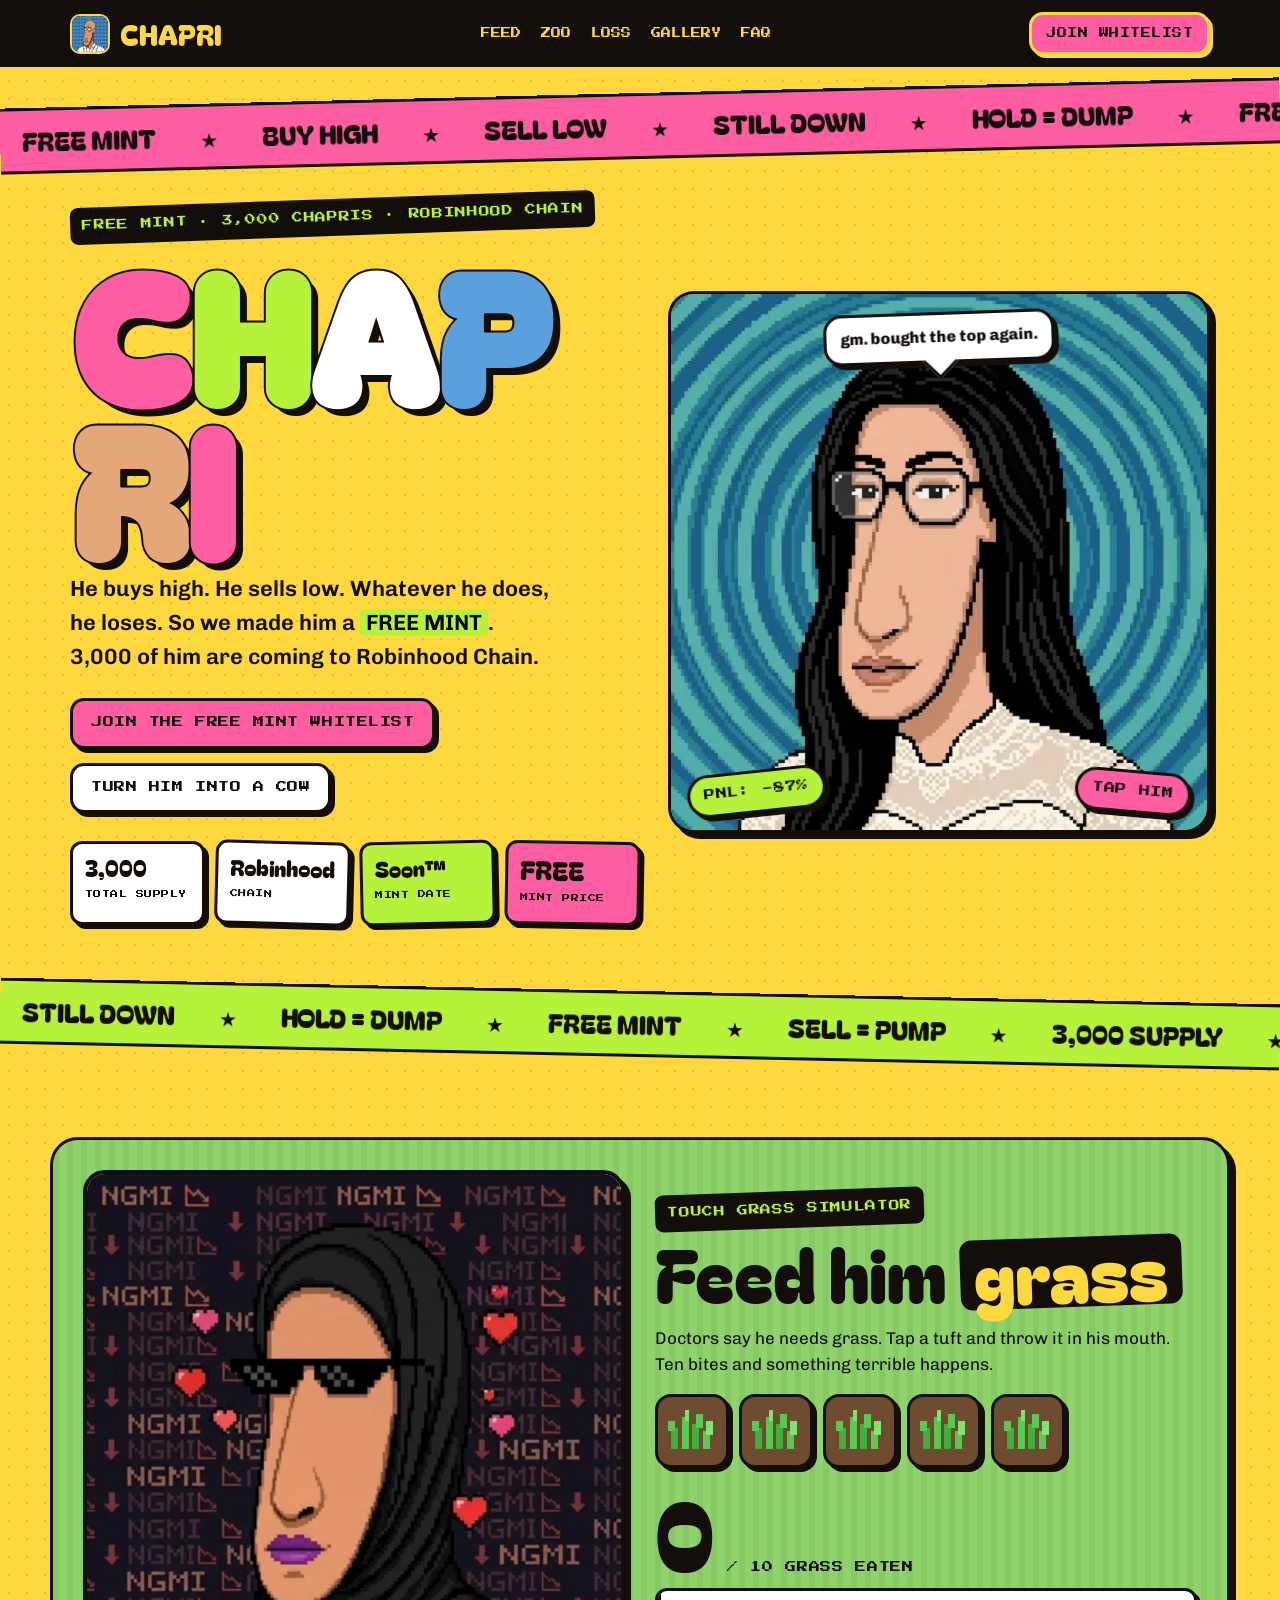
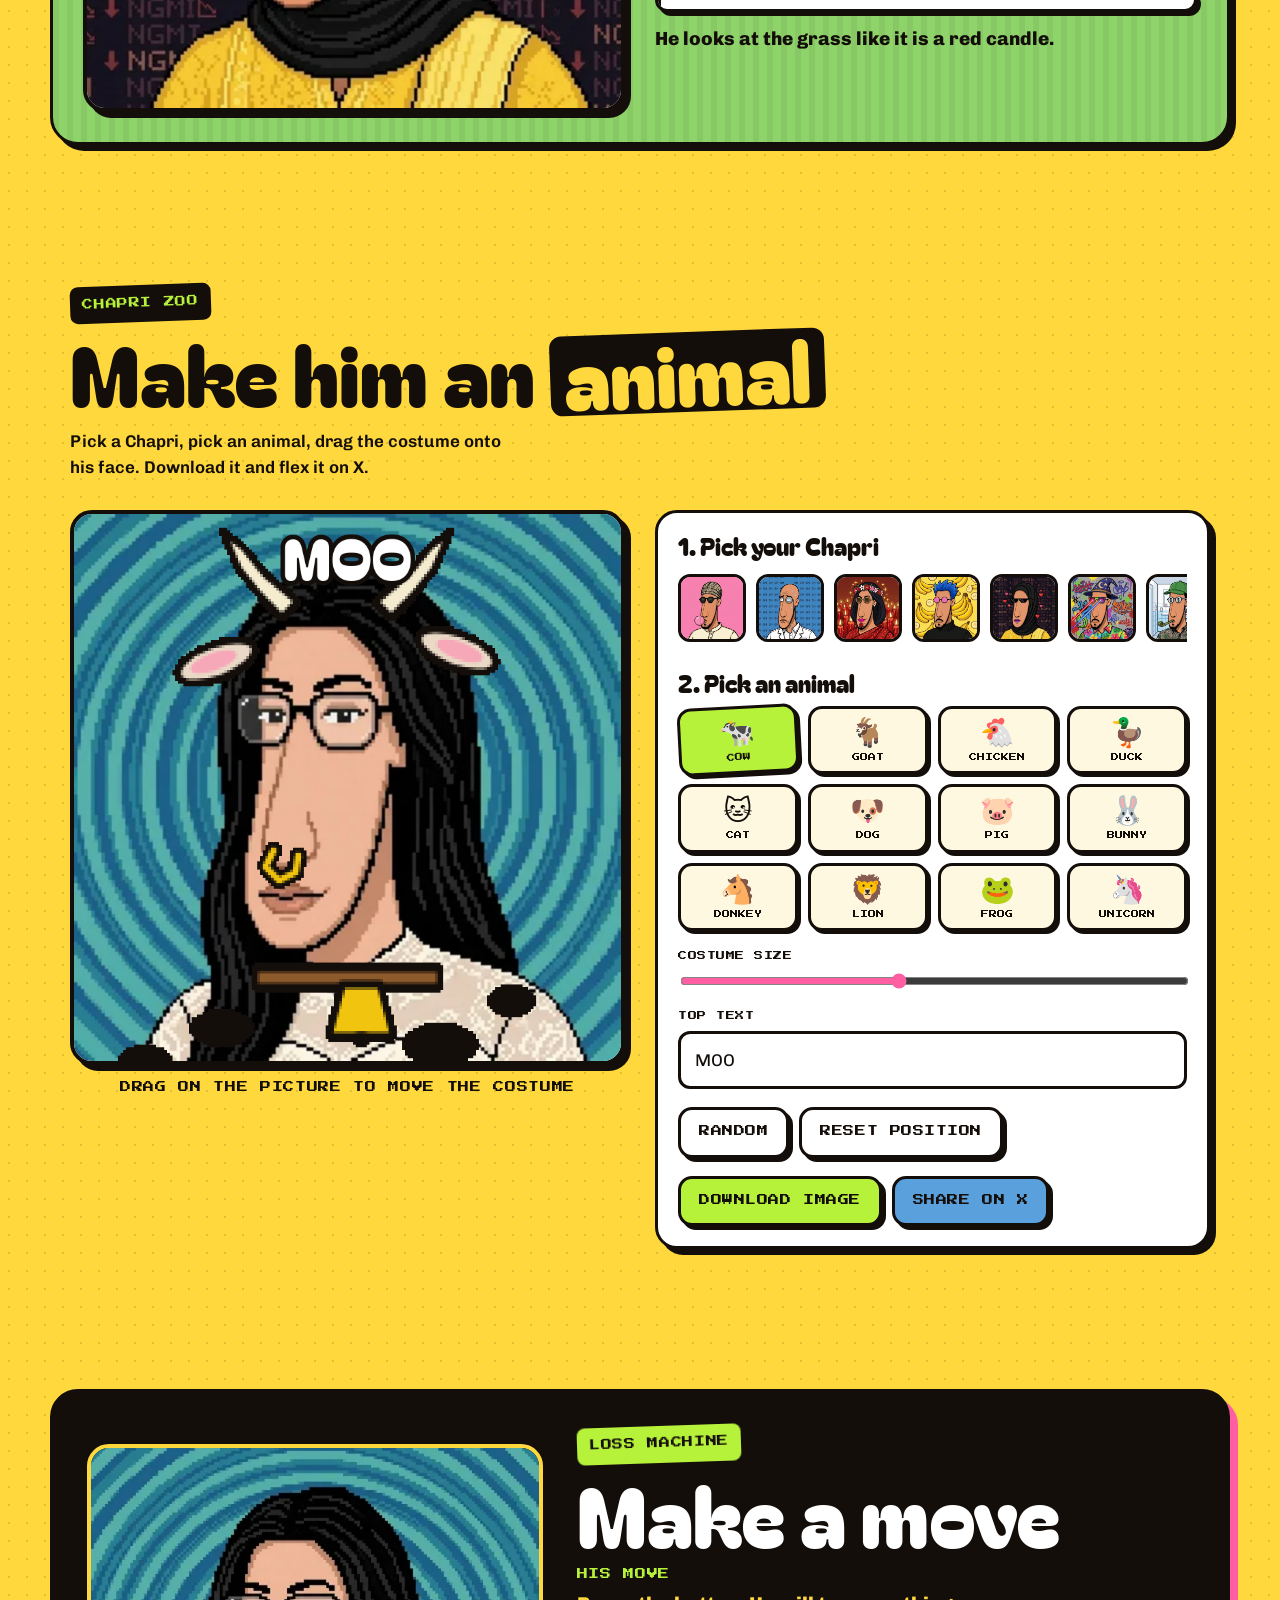
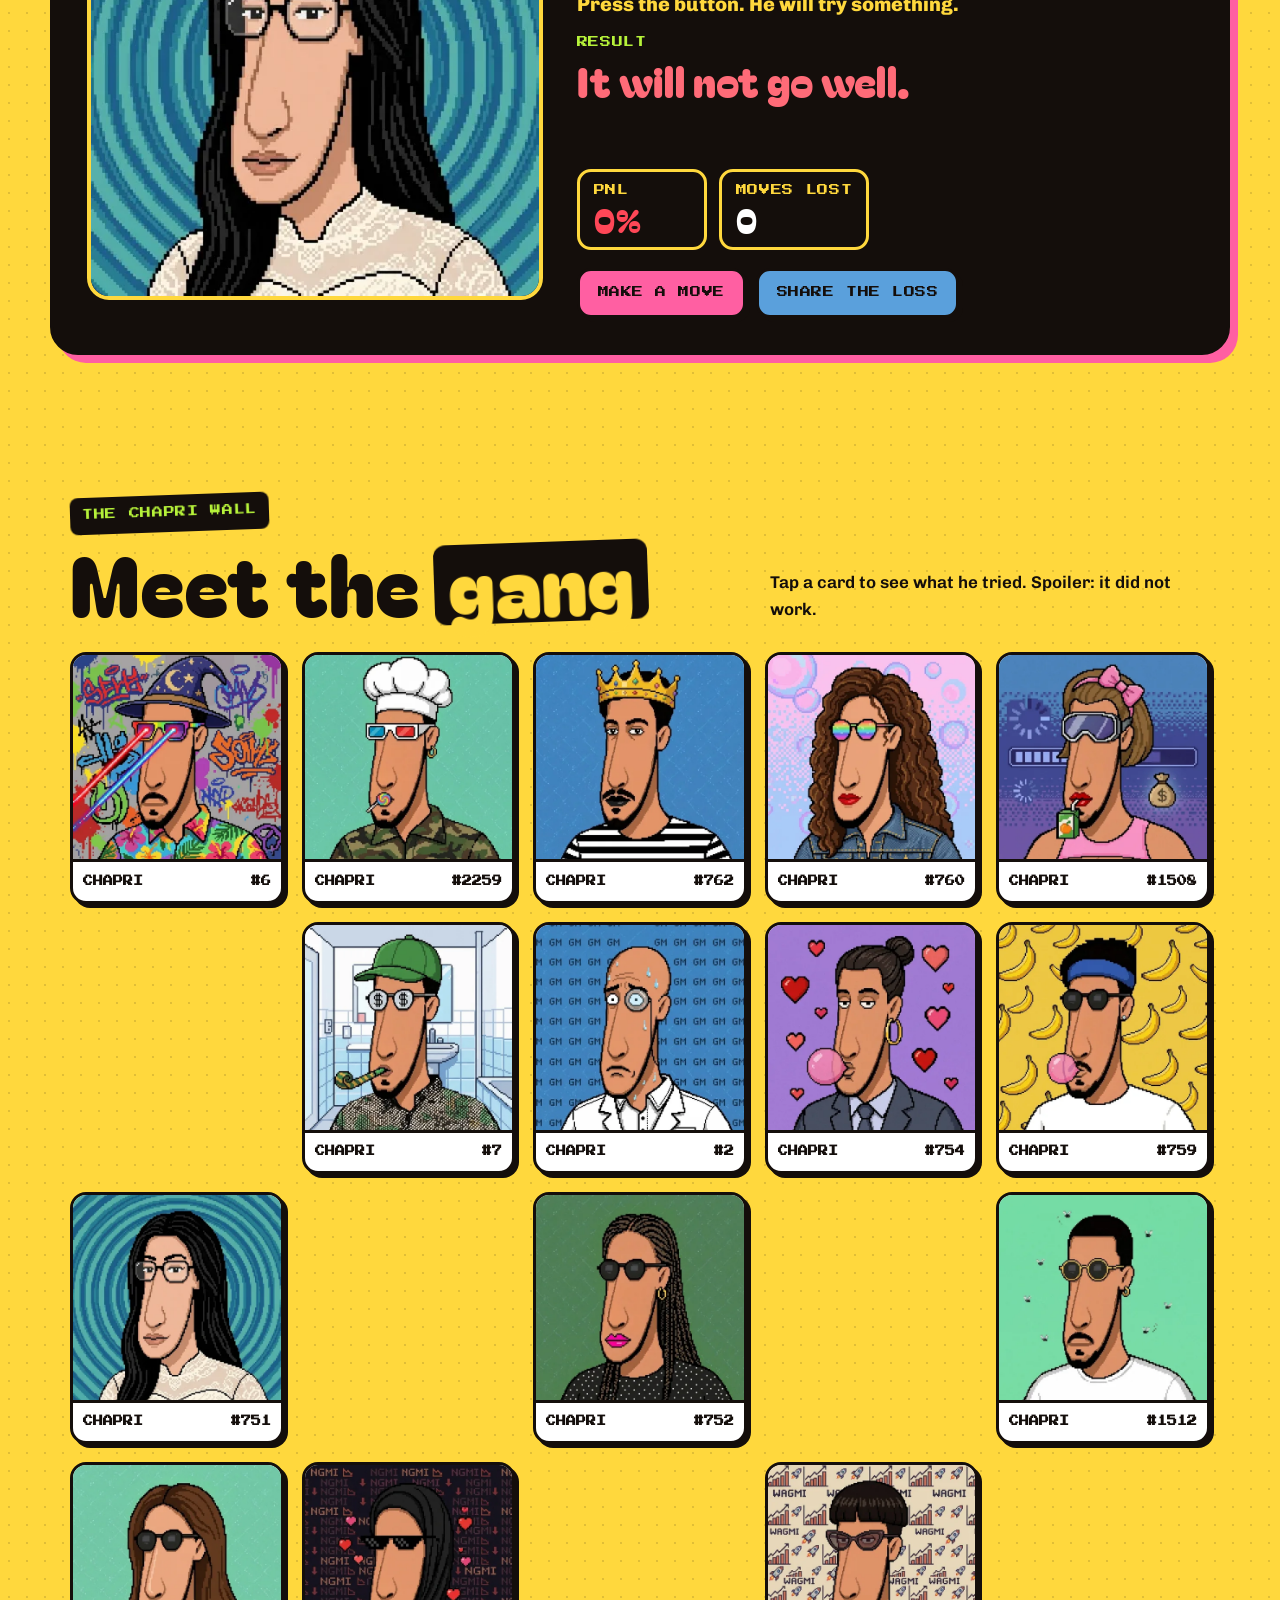
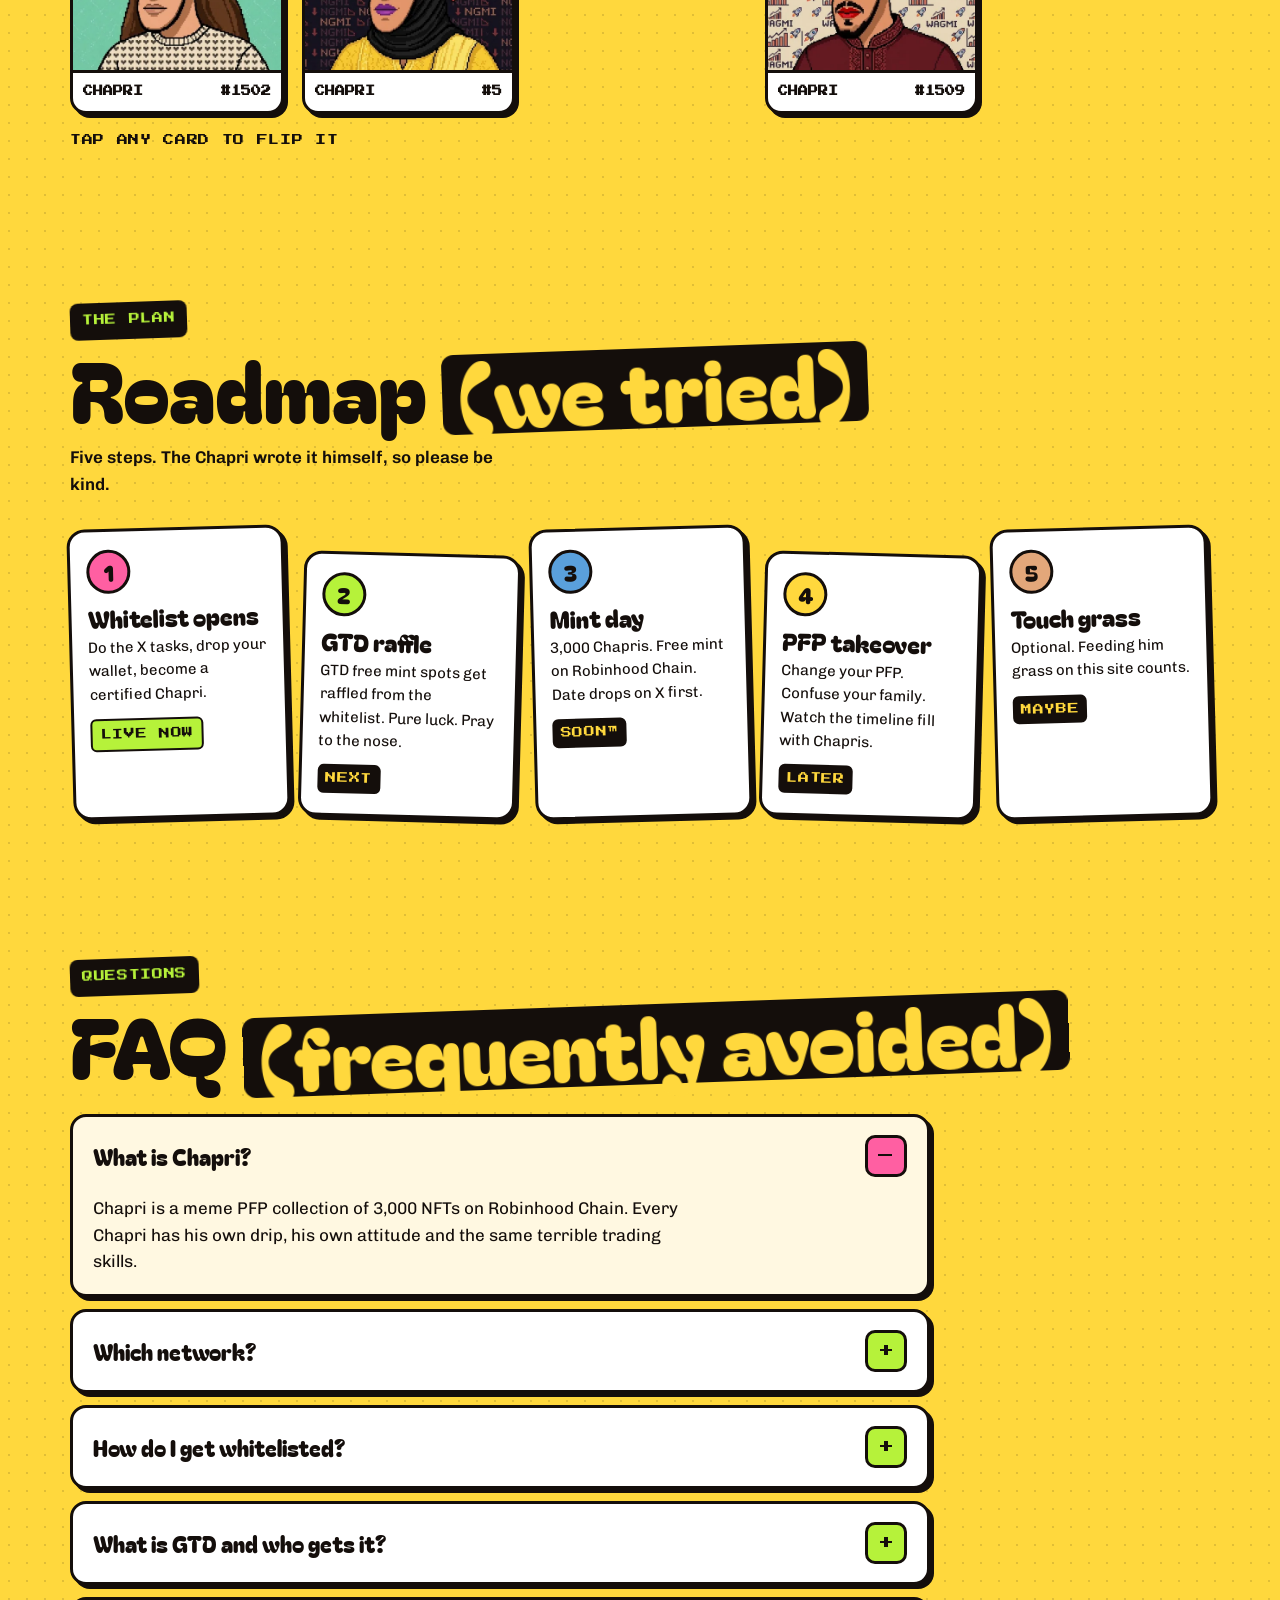
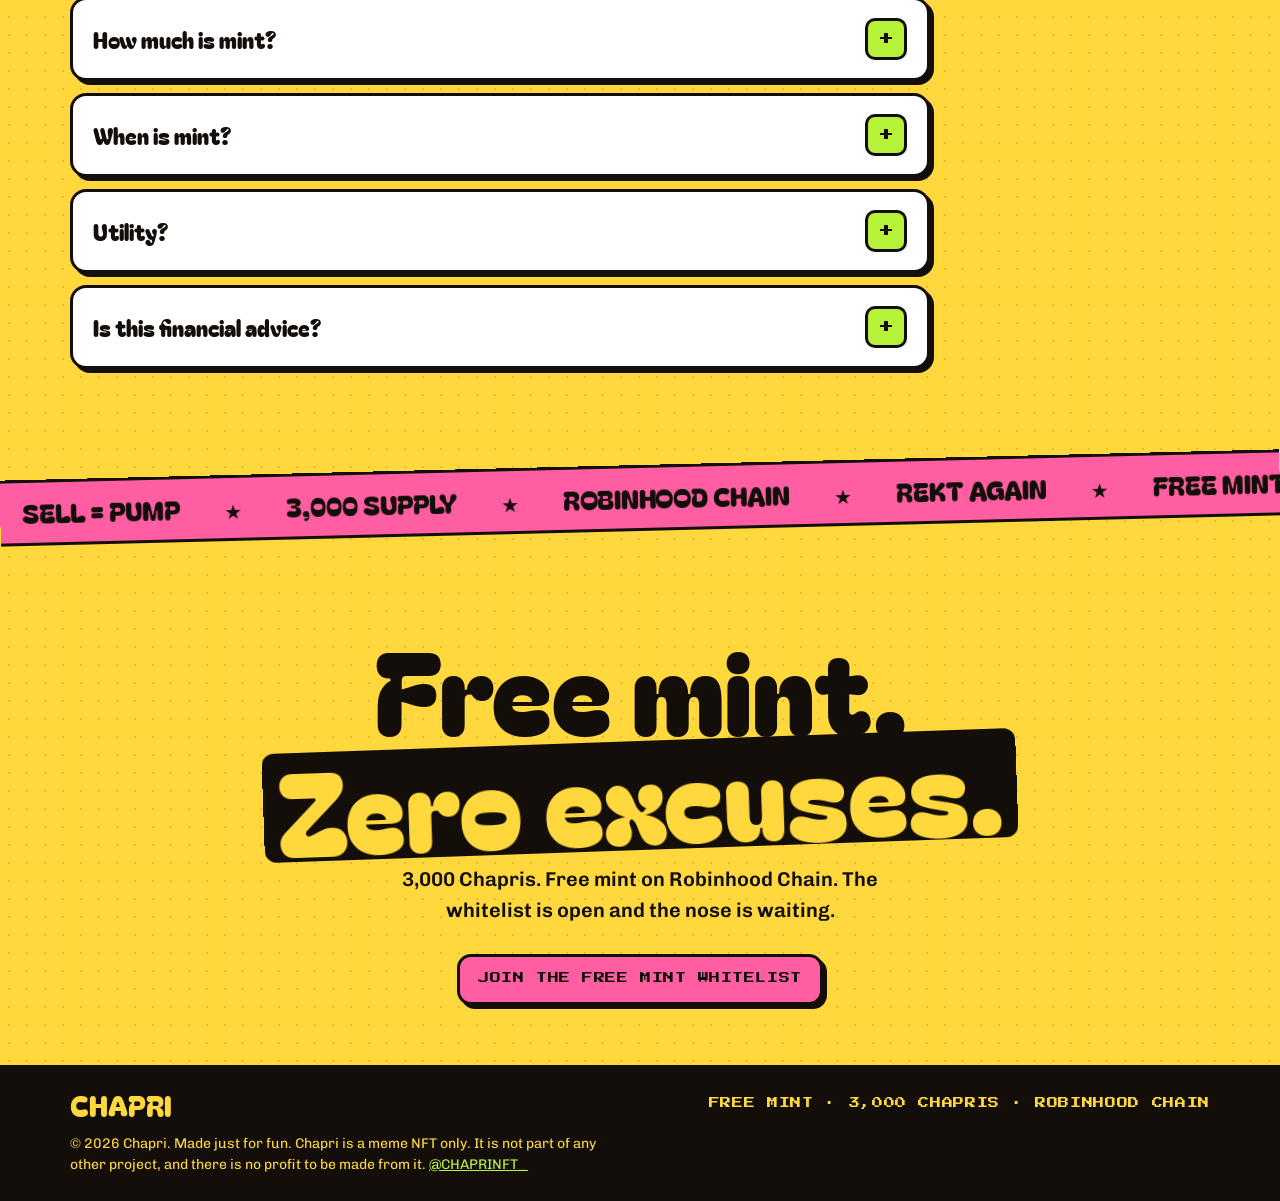
<file: index.html>
<!doctype html>
<html lang="en">
<head>
<meta charset="utf-8">
<meta name="viewport" content="width=device-width,initial-scale=1,viewport-fit=cover">
<title>Chapri</title>
<meta name="description" content="Chapri. 3,000 Chapris, free mint on Robinhood Chain. Every move he makes is a loss. Feed him grass, turn him into a cow.">
<meta property="og:title" content="Chapri">
<meta property="og:description" content="3,000 Chapris. Free mint on Robinhood Chain. Buys high. Sells low. Every time.">
<meta property="og:image" content="assets/nft/2.webp">
<meta name="twitter:card" content="summary_large_image">
<meta name="twitter:site" content="@CHAPRINFT_">
<link rel="icon" href="assets/nft/2.webp">
<link rel="preconnect" href="https://fonts.googleapis.com">
<link rel="preconnect" href="https://fonts.gstatic.com" crossorigin>
<link rel="stylesheet" href="https://fonts.googleapis.com/css2?family=Bagel+Fat+One&family=Chivo:wght@400;600;800&family=Press+Start+2P&display=swap">
<link rel="stylesheet" href="css/style.css?v=6">
</head>
<body>
<header class="top">
  <div class="wrap nav">
    <a class="logo" href="#home"><img src="assets/nft/2.webp" alt="Chapri logo"><span>CHAPRI</span></a>
    <nav class="nav-links" aria-label="Main">
      <a href="#feed">Feed</a>
      <a href="#zoo">Zoo</a>
      <a href="#loss">Loss</a>
      <a href="#gallery">Gallery</a>
      <a href="#faq">FAQ</a>
    </nav>
    <a class="btn" href="whitelist/">Join Whitelist</a>
  </div>
</header>

<canvas id="confetti"></canvas>
<div class="toast" id="toast" role="status" aria-live="polite"></div>

<main id="home-view">
  <div class="marquee" aria-hidden="true"><div class="marquee-track" data-mq="0"></div></div>

  <div class="wrap hero" id="home">
    <div>
      <span class="eyebrow pixel">Free mint &middot; 3,000 Chapris &middot; Robinhood Chain</span>
      <h1 class="title" aria-label="Chapri"><span>C</span><span>H</span><span>A</span><span>P</span><span>R</span><span>I</span></h1>
      <p class="lede">He buys high. He sells low. Whatever he does, he loses. So we made him a <mark>FREE MINT</mark>. 3,000 of him are coming to Robinhood Chain.</p>
      <div class="cta-row">
        <a class="btn" href="whitelist/">Join the Free Mint Whitelist</a>
        <a class="btn white" href="#zoo">Turn him into a cow</a>
      </div>
      <div class="facts">
        <div class="fact"><b>3,000</b><small>Total supply</small></div>
        <div class="fact"><b>Robinhood</b><small>Chain</small></div>
        <div class="fact"><b>Soon&trade;</b><small>Mint date</small></div>
        <div class="fact free"><b>FREE</b><small>Mint price</small></div>
      </div>
    </div>
    <div class="stage" id="stage">
      <div class="bubble" id="heroBubble">gm. bought the top again.</div>
      <button class="hero-pic" id="heroTap" type="button" aria-label="Tap the Chapri"><img id="heroImg" src="assets/nft/751.webp" alt="A Chapri"></button>
      <span class="sticker s1 pixel" id="heroPnl">PnL: -87%</span>
      <span class="sticker s2 pixel">Tap him</span>
    </div>
  </div>

  <div class="marquee alt" aria-hidden="true"><div class="marquee-track" data-mq="3"></div></div>

  <section id="feed">
    <div class="wrap feed">
      <div class="feed-stage">
        <div class="feed-card" id="feedCard">
          <canvas id="feedCanvas" width="800" height="800" aria-label="A hungry Chapri"></canvas>
        </div>
      </div>
      <div class="feed-copy">
        <span class="eyebrow pixel">Touch grass simulator</span>
        <h2>Feed him <span class="hl">grass</span></h2>
        <p>Doctors say he needs grass. Tap a tuft and throw it in his mouth. Ten bites and something terrible happens.</p>
        <div class="tray" id="tray" aria-label="Grass tufts"></div>
        <div class="counter"><b id="grassCount">0</b><span class="pixel">/ 10 grass eaten</span></div>
        <div class="progress" aria-hidden="true"><i id="grassBar"></i></div>
        <p class="react" id="react">He looks at the grass like it is a red candle.</p>
        <div class="done-row" id="feedDone" hidden>
          <button class="btn lime" type="button" id="feedDl">Download cow</button>
          <button class="btn sky" type="button" id="feedShare">Share on X</button>
          <button class="btn white" type="button" id="feedAgain">Feed another</button>
        </div>
      </div>
    </div>
  </section>

  <section id="zoo">
    <div class="wrap">
      <div class="sec-head">
        <div><span class="eyebrow pixel">Chapri zoo</span><h2>Make him an <span class="hl">animal</span></h2></div>
        <p>Pick a Chapri, pick an animal, drag the costume onto his face. Download it and flex it on X.</p>
      </div>
      <div class="zoo">
        <div class="zoo-stage">
          <div class="zoo-card" id="zooCard"><canvas id="zooCanvas" width="800" height="800" aria-label="Chapri animal maker preview"></canvas></div>
          <p class="zoo-hint pixel">Drag on the picture to move the costume</p>
        </div>
        <div class="panel-box">
          <div><h3>1. Pick your Chapri</h3><div class="thumbs" id="thumbs"></div></div>
          <div><h3>2. Pick an animal</h3><div class="animals" id="animals"></div></div>
          <div class="ctrl"><label for="zSize">Costume size</label><input type="range" id="zSize" min="70" max="140" value="100"></div>
          <div class="ctrl"><label for="zCap">Top text</label><input class="inp" id="zCap" maxlength="18" autocomplete="off" value="MOO"></div>
          <div class="actions">
            <button class="btn white" type="button" id="zRandom">Random</button>
            <button class="btn white" type="button" id="zReset">Reset position</button>
          </div>
          <div class="actions">
            <button class="btn lime" type="button" id="zDl">Download image</button>
            <button class="btn sky" type="button" id="zShare">Share on X</button>
          </div>
        </div>
      </div>
    </div>
  </section>

  <section id="loss">
    <div class="wrap roast">
      <div class="roast-stage">
        <div class="roast-card" id="lossCard"><img id="lossImg" src="assets/nft/751.webp" alt="A Chapri about to make a move"><div class="flames"></div></div>
      </div>
      <div>
        <span class="eyebrow pixel">Loss machine</span>
        <h2>Make a move</h2>
        <p class="pixel move-label">His move</p>
        <p class="move" id="lossMove">Press the button. He will try something.</p>
        <p class="pixel move-label">Result</p>
        <p class="roast-line" id="lossResult">It will not go well.</p>
        <div class="pnl-row"><span class="pnl-box"><span class="pixel">PnL</span><b id="pnl">0%</b></span><span class="pnl-box"><span class="pixel">Moves lost</span><b id="lossTotal">0</b></span></div>
        <div class="actions">
          <button class="btn" type="button" id="lossBtn">Make a move</button>
          <a class="btn sky" id="lossShare" href="https://x.com/CHAPRINFT_" target="_blank" rel="noopener">Share the loss</a>
        </div>
      </div>
    </div>
  </section>

  <section id="gallery">
    <div class="wrap">
      <div class="sec-head">
        <div><span class="eyebrow pixel">The Chapri wall</span><h2>Meet the <span class="hl">gang</span></h2></div>
        <p>Tap a card to see what he tried. Spoiler: it did not work.</p>
      </div>
      <div class="gallery" id="gal"></div>
      <p class="hint pixel">Tap any card to flip it</p>
    </div>
  </section>

  <section id="roadmap">
    <div class="wrap">
      <div class="sec-head">
        <div><span class="eyebrow pixel">The plan</span><h2>Roadmap <span class="hl">(we tried)</span></h2></div>
        <p>Five steps. The Chapri wrote it himself, so please be kind.</p>
      </div>
      <div class="road">
        <div class="step"><span class="num">1</span><h3>Whitelist opens</h3><p>Do the X tasks, drop your wallet, become a certified Chapri.</p><span class="state now pixel">Live now</span></div>
        <div class="step"><span class="num">2</span><h3>GTD raffle</h3><p>GTD free mint spots get raffled from the whitelist. Pure luck. Pray to the nose.</p><span class="state pixel">Next</span></div>
        <div class="step"><span class="num">3</span><h3>Mint day</h3><p>3,000 Chapris. Free mint on Robinhood Chain. Date drops on X first.</p><span class="state pixel">Soon&trade;</span></div>
        <div class="step"><span class="num">4</span><h3>PFP takeover</h3><p>Change your PFP. Confuse your family. Watch the timeline fill with Chapris.</p><span class="state pixel">Later</span></div>
        <div class="step"><span class="num">5</span><h3>Touch grass</h3><p>Optional. Feeding him grass on this site counts.</p><span class="state pixel">Maybe</span></div>
      </div>
    </div>
  </section>

  <section id="faq">
    <div class="wrap">
      <div class="sec-head">
        <div><span class="eyebrow pixel">Questions</span><h2>FAQ <span class="hl">(frequently avoided)</span></h2></div>
      </div>
      <div class="faq">
        <details open><summary>What is Chapri?</summary><p>Chapri is a meme PFP collection of 3,000 NFTs on Robinhood Chain. Every Chapri has his own drip, his own attitude and the same terrible trading skills.</p></details>
        <details><summary>Which network?</summary><p>Robinhood Chain.</p></details>
        <details><summary>How do I get whitelisted?</summary><p>Open the whitelist page, follow @CHAPRINFT_ on X, like and repost the post, comment on it, then submit your X username, your comment link and your EVM wallet. Takes about two minutes.</p></details>
        <details><summary>What is GTD and who gets it?</summary><p>GTD means guaranteed mint. GTD access will be decided by a raffle among whitelisted Chapris. Winners are announced on X.</p></details>
        <details><summary>How much is mint?</summary><p>Free. You only pay network gas. The only mint where the Chapri cannot lose money. He will still find a way.</p></details>
        <details><summary>When is mint?</summary><p>Soon. The exact date drops on X first. Turn on notifications for @CHAPRINFT_.</p></details>
        <details><summary>Utility?</summary><p>You can feed him grass, turn him into a cow and watch him lose money on every move. Also memes, community and a PFP your friends will ask questions about.</p></details>
        <details><summary>Is this financial advice?</summary><p>No. Chapri is a meme NFT made just for fun. It is not part of any other project, and there is no profit to be made from it. The Chapri cannot even manage his own money.</p></details>
      </div>
    </div>
  </section>

  <div class="marquee" aria-hidden="true"><div class="marquee-track" data-mq="6"></div></div>

  <section class="final">
    <div class="wrap">
      <h2>Free mint. <span class="hl">Zero excuses.</span></h2>
      <p>3,000 Chapris. Free mint on Robinhood Chain. The whitelist is open and the nose is waiting.</p>
      <a class="btn" href="whitelist/">Join the Free Mint Whitelist</a>
    </div>
  </section>
</main>

<footer>
  <div class="wrap foot">
    <span class="logo"><span>CHAPRI</span></span>
    <span class="pixel">Free mint &middot; 3,000 Chapris &middot; Robinhood Chain</span>
    <span class="disclaimer">&copy; 2026 Chapri. Made just for fun. Chapri is a meme NFT only. It is not part of any other project, and there is no profit to be made from it. <a href="https://x.com/CHAPRINFT_" target="_blank" rel="noopener">@CHAPRINFT_</a></span>
  </div>
</footer>

<script src="js/config.js?v=6"></script>
<script src="js/zoo.js?v=6"></script>
<script src="js/app.js?v=6"></script>
</body>
</html>
</file>
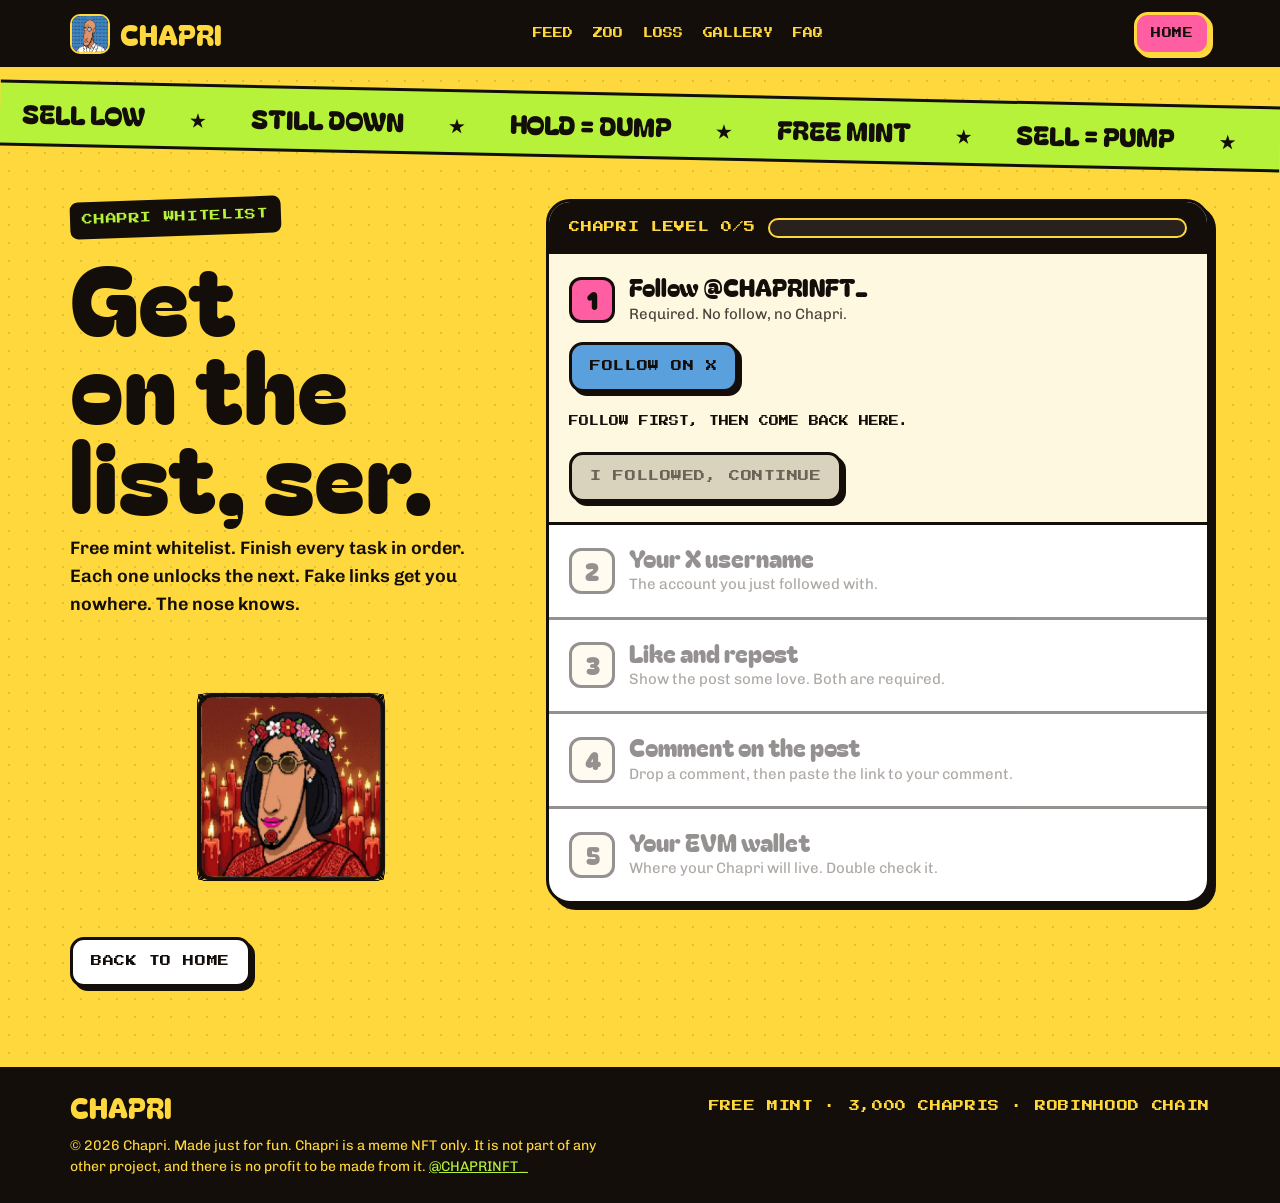
<file: whitelist/index.html>
<!doctype html>
<html lang="en" data-base="../">
<head>
<meta charset="utf-8">
<meta name="viewport" content="width=device-width,initial-scale=1,viewport-fit=cover">
<title>Chapri Whitelist</title>
<meta name="description" content="Chapri. 3,000 Chapris, free mint on Robinhood Chain. Every move he makes is a loss. Feed him grass, turn him into a cow.">
<meta property="og:title" content="Chapri Whitelist">
<meta property="og:description" content="3,000 Chapris. Free mint on Robinhood Chain. Buys high. Sells low. Every time.">
<meta property="og:image" content="../assets/nft/2.webp">
<meta name="twitter:card" content="summary_large_image">
<meta name="twitter:site" content="@CHAPRINFT_">
<link rel="icon" href="../assets/nft/2.webp">
<link rel="preconnect" href="https://fonts.googleapis.com">
<link rel="preconnect" href="https://fonts.gstatic.com" crossorigin>
<link rel="stylesheet" href="https://fonts.googleapis.com/css2?family=Bagel+Fat+One&family=Chivo:wght@400;600;800&family=Press+Start+2P&display=swap">
<link rel="stylesheet" href="../css/style.css?v=6">
</head>
<body>
<header class="top">
  <div class="wrap nav">
    <a class="logo" href="../"><img src="../assets/nft/2.webp" alt="Chapri logo"><span>CHAPRI</span></a>
    <nav class="nav-links" aria-label="Main">
      <a href="../#feed">Feed</a>
      <a href="../#zoo">Zoo</a>
      <a href="../#loss">Loss</a>
      <a href="../#gallery">Gallery</a>
      <a href="../#faq">FAQ</a>
    </nav>
    <a class="btn" href="../">Home</a>
  </div>
</header>

<canvas id="confetti"></canvas>
<div class="toast" id="toast" role="status" aria-live="polite"></div>

<main id="wl-view">
  <div class="marquee alt" aria-hidden="true"><div class="marquee-track" data-mq="2"></div></div>
  <div class="wrap" id="wl">
    <div class="wl-grid">
      <div class="wl-side wl-intro">
        <span class="eyebrow pixel">Chapri whitelist</span>
        <h1>Get on the list, ser.</h1>
        <p>Free mint whitelist. Finish every task in order. Each one unlocks the next. Fake links get you nowhere. The nose knows.</p>
      </div>
      <div class="wl-side wl-cube">
        <div class="cube-zone" aria-hidden="true">
          <div class="cube">
            <img src="../assets/nft/3.webp" alt=""><img src="../assets/nft/758.webp" alt=""><img src="../assets/nft/1501.webp" alt=""><img src="../assets/nft/4.webp" alt=""><img src="../assets/nft/1509.webp" alt=""><img src="../assets/nft/2260.webp" alt="">
          </div>
        </div>
        <a class="btn white" href="../">Back to home</a>
      </div>

      <div class="panel" id="panel">
        <div class="panel-top">
          <span class="pixel" id="lvlText">Chapri level 0/5</span>
          <div class="lvl" aria-hidden="true"><i id="lvlBar"></i></div>
        </div>
        <div class="tasks" id="tasks">
          <div class="task" data-step="1">
            <div class="task-head"><div class="task-no"><b>1</b></div><div><h3>Follow @CHAPRINFT_</h3><p class="sub">Required. No follow, no Chapri.</p></div></div>
            <p class="done-line">Followed. Welcome to the family.</p>
            <div class="task-body">
              <div class="row"><a class="btn sky" id="followBtn" href="https://x.com/CHAPRINFT_" target="_blank" rel="noopener">Follow on X</a></div>
              <p class="wait" id="followWait">Follow first, then come back here.</p>
              <div class="row"><button class="btn" id="followOk" type="button" disabled>I followed, continue</button></div>
            </div>
          </div>
          <div class="task locked" data-step="2">
            <div class="task-head"><div class="task-no"><b>2</b></div><div><h3>Your X username</h3><p class="sub">The account you just followed with.</p></div></div>
            <p class="done-line" id="userDone">Saved.</p>
            <form class="task-body" id="userForm" novalidate>
              <label class="lbl" for="xuser">X username</label>
              <input class="inp" id="xuser" name="xuser" autocomplete="off" autocapitalize="off" spellcheck="false" placeholder="@yourname" maxlength="16">
              <p class="err" id="userErr"></p>
              <div class="row"><button class="btn" type="submit">Save username</button></div>
            </form>
          </div>
          <div class="task locked" data-step="3">
            <div class="task-head"><div class="task-no"><b>3</b></div><div><h3>Like and repost</h3><p class="sub" id="lrSub">Show the post some love. Both are required.</p></div></div>
            <p class="done-line">Liked and reposted. Legendary.</p>
            <div class="task-body">
              <div class="row">
                <a class="btn white" id="likeBtn" href="https://x.com/CHAPRINFT_" target="_blank" rel="noopener">Like the post</a>
                <a class="btn white" id="rtBtn" href="https://x.com/CHAPRINFT_" target="_blank" rel="noopener">Repost the post</a>
              </div>
              <label class="check" for="lrCheck"><input type="checkbox" id="lrCheck" disabled><span>I liked and reposted the post</span></label>
              <p class="err" id="lrErr"></p>
              <div class="row"><button class="btn" id="lrOk" type="button" disabled>Confirm and continue</button></div>
            </div>
          </div>
          <div class="task locked" data-step="4">
            <div class="task-head"><div class="task-no"><b>4</b></div><div><h3>Comment on the post</h3><p class="sub">Drop a comment, then paste the link to your comment.</p></div></div>
            <p class="done-line">Comment verified.</p>
            <form class="task-body" id="cmForm" novalidate>
              <div class="row"><a class="btn sky" id="cmBtn" href="https://x.com/CHAPRINFT_" target="_blank" rel="noopener">Comment on X</a></div>
              <p class="mini">After posting, open your comment, tap Share, copy the link and paste it below. It must be your own comment from the username you saved.</p>
              <label class="lbl" for="cmLink">Your comment link</label>
              <input class="inp" id="cmLink" name="cmLink" autocomplete="off" autocapitalize="off" spellcheck="false" placeholder="https://x.com/yourname/status/1234567890">
              <p class="err" id="cmErr"></p>
              <div class="row"><button class="btn" type="submit">Verify comment</button></div>
            </form>
          </div>
          <div class="task locked" data-step="5">
            <div class="task-head"><div class="task-no"><b>5</b></div><div><h3>Your EVM wallet</h3><p class="sub">Where your Chapri will live. Double check it.</p></div></div>
            <form class="task-body" id="walletForm" novalidate>
              <label class="lbl" for="wallet">EVM wallet address</label>
              <input class="inp" id="wallet" name="wallet" autocomplete="off" autocapitalize="off" spellcheck="false" placeholder="0x..." maxlength="42">
              <p class="err" id="walletErr"></p>
              <div class="row"><button class="btn lime" type="submit" id="walletBtn">Submit and join Chapri</button></div>
            </form>
          </div>
        </div>
        <div class="success" id="success" hidden>
          <img src="../assets/nft/1512.webp" alt="A happy Chapri">
          <span class="pixel">Whitelist submitted</span>
          <h3>Congrats! You are officially a Chapri.</h3>
          <p>Welcome to the Chapri project. We will announce the free mint date on X very soon. GTD access will be decided by a raffle, so stay tuned.</p>
          <div class="summary" id="summary"></div>
          <div class="row" style="justify-content:center">
            <a class="btn" id="shareBtn" href="https://x.com/CHAPRINFT_" target="_blank" rel="noopener">Share on X</a>
            <a class="btn white" href="https://x.com/CHAPRINFT_" target="_blank" rel="noopener">Turn on notifications</a>
          </div>
        </div>
      </div>
    </div>
  </div>
</main>

<footer>
  <div class="wrap foot">
    <span class="logo"><span>CHAPRI</span></span>
    <span class="pixel">Free mint &middot; 3,000 Chapris &middot; Robinhood Chain</span>
    <span class="disclaimer">&copy; 2026 Chapri. Made just for fun. Chapri is a meme NFT only. It is not part of any other project, and there is no profit to be made from it. <a href="https://x.com/CHAPRINFT_" target="_blank" rel="noopener">@CHAPRINFT_</a></span>
  </div>
</footer>

<script src="../js/config.js?v=6"></script>
<script src="../js/zoo.js?v=6"></script>
<script src="../js/app.js?v=6"></script>
</body>
</html>
</file>
<file: css/style.css>
:root{
  color-scheme: light;
  --banana:#FFD83D;
  --ink:#140E0B;
  --pink:#FF5FA2;
  --lime:#B6F23A;
  --sky:#5AA0DC;
  --skin:#E3A77A;
  --paper:#FFF8E1;
  --grass:#3FAE3A;
  --red:#FF4757;
  --display:"Bagel Fat One","Arial Black",Impact,system-ui,sans-serif;
  --body:"Chivo","Helvetica Neue",Arial,system-ui,sans-serif;
  --pixel:"Press Start 2P","Courier New",monospace;
  --shadow:6px 6px 0 var(--ink);
  --shadow-sm:4px 4px 0 var(--ink);
}
*{box-sizing:border-box}
[hidden]{display:none!important}
html{scroll-behavior:smooth}
body{margin:0;background:var(--banana);color:var(--ink);font-family:var(--body);font-size:17px;line-height:1.55;overflow-x:hidden;
  background-image:radial-gradient(rgba(20,14,11,.13) 1.2px,transparent 1.2px);background-size:18px 18px}
img{max-width:100%;display:block}
a{color:inherit}
button,input{font:inherit;color:inherit}
:focus-visible{outline:3px solid var(--pink);outline-offset:3px}
.wrap{max-width:1180px;margin:0 auto;padding-inline:20px}
.pixel{font-family:var(--pixel);font-size:11px;letter-spacing:.06em;line-height:1.7;text-transform:uppercase}
.btn{display:inline-flex;align-items:center;justify-content:center;gap:10px;border:3px solid var(--ink);background:var(--pink);color:var(--ink);
  font-family:var(--pixel);font-size:11px;text-transform:uppercase;letter-spacing:.05em;padding:15px 18px;border-radius:14px;box-shadow:var(--shadow-sm);
  cursor:pointer;text-decoration:none;transition:transform .12s ease,box-shadow .12s ease;line-height:1.3;text-align:center}
.btn:hover{transform:translate(-2px,-2px) rotate(-1deg);box-shadow:6px 6px 0 var(--ink)}
.btn:active{transform:translate(3px,3px);box-shadow:1px 1px 0 var(--ink)}
.btn.lime{background:var(--lime)}
.btn.white{background:#fff}
.btn.sky{background:var(--sky)}
.btn.ink{background:var(--ink);color:var(--banana)}
.btn[disabled]{background:#d9d2bd;color:#6b6356;cursor:not-allowed;transform:none;box-shadow:var(--shadow-sm)}
.eyebrow{display:inline-block;background:var(--ink);color:var(--lime);padding:9px 12px;border-radius:8px;transform:rotate(-2deg)}

header.top{position:sticky;top:env(safe-area-inset-top,0px);z-index:50;background:var(--ink);color:var(--banana)}
.nav{display:flex;align-items:center;justify-content:space-between;gap:16px;padding-block:12px}
.logo{display:flex;align-items:center;gap:10px;text-decoration:none}
.logo img{width:40px;height:40px;border-radius:10px;border:2px solid var(--banana)}
.logo span{font-family:var(--display);font-size:28px;color:var(--banana);line-height:1}
.nav-links{display:flex;gap:20px;align-items:center}
.nav-links a{font-family:var(--pixel);font-size:10px;text-transform:uppercase;text-decoration:none;color:var(--banana)}
.nav-links a:hover{color:var(--lime)}
.nav .btn{padding:12px 14px;font-size:10px;box-shadow:3px 3px 0 var(--banana);border-color:var(--banana)}

.marquee{background:var(--pink);border-block:3px solid var(--ink);overflow:hidden;transform:rotate(-1.4deg);margin-block:26px 10px;position:relative;z-index:2}
.marquee.alt{background:var(--lime);transform:rotate(1.2deg)}
.marquee-track{display:flex;width:max-content;animation:scroll 30s linear infinite}
.marquee.alt .marquee-track{animation-direction:reverse;animation-duration:36s}
.marquee-track span{font-family:var(--display);font-size:26px;padding:10px 22px;white-space:nowrap}
.marquee-track span::after{content:"\2605";margin-left:44px;font-size:20px}
@keyframes scroll{to{transform:translateX(-50%)}}

.hero{display:grid;grid-template-columns:1.05fr 1fr;gap:28px;align-items:center;padding-block:30px 40px}
.title{font-family:var(--display);font-size:clamp(84px,14vw,180px);line-height:.86;margin:18px 0 8px;display:flex;flex-wrap:wrap}
.title span{display:inline-block;color:var(--pink);-webkit-text-stroke:4px var(--ink);paint-order:stroke fill;text-shadow:7px 7px 0 var(--ink);animation:bob 2.4s ease-in-out infinite}
.title span:nth-child(2){color:var(--lime);animation-delay:.12s}
.title span:nth-child(3){color:#fff;animation-delay:.24s}
.title span:nth-child(4){color:var(--sky);animation-delay:.36s}
.title span:nth-child(5){color:var(--skin);animation-delay:.48s}
.title span:nth-child(6){color:var(--pink);animation-delay:.6s}
@keyframes bob{0%,100%{transform:translateY(0) rotate(0)}50%{transform:translateY(-12px) rotate(-3deg)}}
.lede{font-size:clamp(18px,2.2vw,22px);font-weight:600;max-width:36ch;margin:10px 0 24px;text-wrap:balance}
.lede mark{background:var(--lime);padding:0 6px;border-radius:4px}
.cta-row{display:flex;flex-wrap:wrap;gap:14px}
.facts{display:grid;grid-template-columns:repeat(4,1fr);gap:10px;margin-top:28px}
.fact{background:#fff;border:3px solid var(--ink);border-radius:12px;padding:12px;box-shadow:var(--shadow-sm)}
.fact:nth-child(2){transform:rotate(1.5deg)}
.fact:nth-child(3){transform:rotate(-1.2deg);background:var(--lime)}
.fact:nth-child(4){transform:rotate(1deg)}
.fact.free{background:var(--pink)}
.fact.free b{font-size:26px}
.fact b{display:block;font-family:var(--display);font-size:22px;line-height:1.05;font-weight:400;font-variant-numeric:tabular-nums}
.fact small{font-family:var(--pixel);font-size:8px;text-transform:uppercase;letter-spacing:.06em}
.stage{position:relative;aspect-ratio:1;max-width:100%;border:3px solid var(--ink);border-radius:26px;background:var(--sky);box-shadow:var(--shadow);overflow:hidden;
  background-image:linear-gradient(rgba(255,255,255,.14) 2px,transparent 2px),linear-gradient(90deg,rgba(255,255,255,.14) 2px,transparent 2px);background-size:40px 40px}
.hero-pic{position:absolute;inset:0;border:0;padding:0;background:none;cursor:pointer}
.hero-pic img{width:100%;height:100%;object-fit:cover}
.hero-pic img.squish{animation:squish .38s ease}
@keyframes squish{0%{transform:scale(1)}30%{transform:scale(1.05,.94)}60%{transform:scale(.97,1.04)}100%{transform:scale(1)}}
.bubble{position:absolute;z-index:4;left:50%;top:18px;transform:translateX(-50%) rotate(-2deg);max-width:min(86%,360px);background:#fff;border:3px solid var(--ink);border-radius:18px;padding:10px 14px;
  font-weight:800;font-size:16px;text-align:center;box-shadow:var(--shadow-sm);transition:opacity .3s,transform .3s}
.bubble::after{content:"";position:absolute;left:50%;bottom:-14px;width:22px;height:22px;background:#fff;border-right:3px solid var(--ink);border-bottom:3px solid var(--ink);transform:translateX(-50%) rotate(45deg)}
.bubble.swap{opacity:0;transform:translateX(-50%) rotate(-2deg) scale(.9)}
.sticker{position:absolute;z-index:3;border:3px solid var(--ink);border-radius:999px;padding:9px 14px;background:#fff;box-shadow:var(--shadow-sm);pointer-events:none}
.sticker.s1{bottom:18px;left:16px;transform:rotate(-6deg);background:var(--lime)}
.sticker.s2{bottom:18px;right:16px;transform:rotate(5deg);background:var(--pink)}

section{padding-block:70px}
.sec-head{display:flex;flex-wrap:wrap;align-items:end;justify-content:space-between;gap:16px;margin-bottom:30px}
h2{font-family:var(--display);font-weight:400;font-size:clamp(44px,7vw,84px);line-height:.95;margin:10px 0 0;text-wrap:balance}
h2 .hl{background:var(--ink);color:var(--banana);padding:0 14px;border-radius:12px;display:inline-block;transform:rotate(-2deg)}
.sec-head p{max-width:44ch;margin:0;font-weight:600}

.feed{display:grid;grid-template-columns:1fr 1fr;gap:30px;align-items:center;background:#8fd46a;border:3px solid var(--ink);border-radius:28px;padding:30px;box-shadow:var(--shadow);
  background-image:repeating-linear-gradient(90deg,rgba(20,14,11,.06) 0 6px,transparent 6px 14px)}
.feed-stage{position:relative;perspective:900px}
.feed-card{position:relative;border:4px solid var(--ink);border-radius:22px;overflow:hidden;background:#fff;box-shadow:var(--shadow);transform-style:preserve-3d}
.feed-card.morph{animation:morph 1.1s cubic-bezier(.2,.8,.2,1)}
@keyframes morph{0%{transform:rotateY(0)}50%{transform:rotateY(180deg) scale(.9)}100%{transform:rotateY(360deg)}}
.feed-card.chew{animation:chew .35s ease}
@keyframes chew{0%,100%{transform:scale(1)}40%{transform:scale(1.04,.96)}70%{transform:scale(.98,1.03)}}
.feed-card canvas,.zoo-card canvas{display:block;width:100%;height:auto;aspect-ratio:1}
.feed-copy h2{font-size:clamp(40px,6vw,74px)}
.counter{display:flex;align-items:baseline;gap:12px;margin:14px 0 8px}
.counter b{font-family:var(--display);font-size:clamp(56px,8vw,96px);line-height:1;font-weight:400;font-variant-numeric:tabular-nums}
.progress{height:24px;border:3px solid var(--ink);border-radius:999px;background:#fff;overflow:hidden;box-shadow:var(--shadow-sm)}
.progress i{display:block;height:100%;width:0;background:repeating-linear-gradient(45deg,var(--grass) 0 10px,#58c94f 10px 20px);border-right:3px solid var(--ink);transition:width .35s ease}
.react{font-weight:800;font-size:19px;min-height:2.9em;margin:12px 0}
.tray{display:flex;flex-wrap:wrap;gap:10px;margin:6px 0 16px}
.tuft{width:74px;height:74px;border:3px solid var(--ink);border-radius:16px;background:#6d4c2f;box-shadow:var(--shadow-sm);cursor:pointer;display:grid;place-items:center;padding:0;transition:transform .12s}
.tuft:hover{transform:translateY(-4px) rotate(-4deg)}
.tuft:active{transform:scale(.92)}
.tuft svg{width:56px;height:56px}
.flying{position:fixed;z-index:90;width:56px;height:56px;pointer-events:none;transition:transform .55s cubic-bezier(.3,1.4,.5,1),opacity .55s}
.done-row{display:flex;flex-wrap:wrap;gap:10px}
.moo{position:absolute;z-index:3;right:14px;top:14px;font-family:var(--display);font-size:clamp(38px,6vw,64px);color:#fff;-webkit-text-stroke:3px var(--ink);paint-order:stroke fill;transform:rotate(8deg);animation:bob 1.2s ease-in-out infinite;pointer-events:none}

.zoo{display:grid;grid-template-columns:minmax(0,1fr) minmax(0,1fr);gap:30px;align-items:start}
.zoo-stage{perspective:1000px;position:sticky;top:90px}
.zoo-card{border:4px solid var(--ink);border-radius:22px;overflow:hidden;background:#fff;box-shadow:var(--shadow);transition:transform .2s ease-out;transform-style:preserve-3d;touch-action:none;cursor:move}
.zoo-card.pop{animation:morph .9s cubic-bezier(.2,.8,.2,1)}
.zoo-hint{margin-top:14px;text-align:center}
.panel-box{min-width:0;background:#fff;border:3px solid var(--ink);border-radius:22px;box-shadow:var(--shadow);padding:20px;display:grid;gap:18px}
.panel-box>*{min-width:0}
.roast .eyebrow{background:var(--lime);color:var(--ink)}
.panel-box h3{margin:0 0 10px;font-family:var(--display);font-weight:400;font-size:24px;line-height:1.1}
.thumbs{display:flex;gap:10px;overflow-x:auto;padding:4px 4px 10px;scroll-snap-type:x mandatory}
.thumb{flex:none;width:68px;height:68px;border:3px solid var(--ink);border-radius:12px;overflow:hidden;padding:0;cursor:pointer;scroll-snap-align:start;background:#fff}
.thumb img{width:100%;height:100%;object-fit:cover}
.thumb[aria-pressed="true"]{outline:4px solid var(--pink);outline-offset:1px;transform:rotate(-4deg)}
.animals{display:grid;grid-template-columns:repeat(4,minmax(0,1fr));gap:10px}
.animal{border:3px solid var(--ink);border-radius:14px;background:var(--paper);padding:10px 4px 8px;cursor:pointer;display:grid;justify-items:center;gap:4px;box-shadow:3px 3px 0 var(--ink);transition:transform .12s}
.animal:hover{transform:translateY(-3px) rotate(-2deg)}
.animal .ico{font-size:28px;line-height:1}
.animal span:last-child{font-family:var(--pixel);font-size:8px;text-transform:uppercase}
.animal[aria-pressed="true"]{background:var(--lime);transform:rotate(-3deg)}
.ctrl{display:grid;gap:8px}
.ctrl label{font-family:var(--pixel);font-size:9px;text-transform:uppercase;letter-spacing:.06em}
input[type=range]{width:100%;accent-color:var(--pink)}
.inp{width:100%;font-size:17px;padding:13px 14px;border:3px solid var(--ink);border-radius:12px;background:#fff;color:var(--ink)}
.inp:focus{outline:none;box-shadow:0 0 0 4px var(--lime)}
.actions{display:flex;flex-wrap:wrap;gap:10px}
.toast{position:fixed;left:50%;bottom:calc(22px + env(safe-area-inset-bottom,0px));z-index:95;transform:translateX(-50%) translateY(120px);background:var(--ink);color:var(--banana);border:3px solid var(--banana);border-radius:14px;padding:12px 16px;font-weight:800;box-shadow:var(--shadow-sm);transition:transform .35s cubic-bezier(.2,.9,.3,1.3);max-width:calc(100% - 32px);text-align:center}
.toast:not(.show){visibility:hidden;transition:transform .35s,visibility 0s .35s}
.toast.show{transform:translateX(-50%) translateY(0)}

.roast{display:grid;grid-template-columns:.85fr 1.15fr;gap:34px;align-items:center;background:var(--ink);color:var(--banana);border:3px solid var(--ink);border-radius:28px;padding:34px;box-shadow:8px 8px 0 var(--pink)}
.roast h2{color:#fff}
.roast-stage{perspective:1000px}
.roast-card{position:relative;border:4px solid var(--banana);border-radius:22px;overflow:hidden;transform-style:preserve-3d}
.roast-card.spin{animation:morph .8s cubic-bezier(.2,.8,.2,1)}
.roast-card img{width:100%;aspect-ratio:1;object-fit:cover}
.flames{position:absolute;inset:auto 0 0 0;height:34%;background:linear-gradient(to top,rgba(255,71,87,.95),rgba(255,166,0,.6),transparent);opacity:0;transition:opacity .3s}
.roast-card.hot .flames{opacity:1}
.roast-line{font-family:var(--display);font-size:clamp(26px,3.6vw,42px);line-height:1.1;color:#fff;min-height:3.4em;margin:16px 0}
.move-label{margin:14px 0 4px;color:var(--lime)}
.move{font-weight:800;font-size:20px;margin:0;color:var(--banana)}
.roast .roast-line{color:#FF6B78;margin:0 0 16px;min-height:2.3em}
.pnl-row{display:flex;flex-wrap:wrap;gap:12px;margin-bottom:18px}
.pnl-box{display:grid;gap:2px;border:3px solid var(--banana);border-radius:14px;padding:10px 14px;min-width:130px}
.pnl-box b{font-family:var(--display);font-weight:400;font-size:34px;line-height:1;color:var(--red);font-variant-numeric:tabular-nums}
.pnl-box:last-child b{color:#fff}

.gallery{display:grid;grid-template-columns:repeat(5,1fr);gap:18px;perspective:1100px}
.card{position:relative;aspect-ratio:1/1.18;cursor:pointer;border:0;padding:0;background:none;transform-style:preserve-3d;transition:transform .7s cubic-bezier(.2,.9,.3,1.3)}
.card.flip{transform:rotateY(180deg)}
.card .face{position:absolute;inset:0;backface-visibility:hidden;-webkit-backface-visibility:hidden;border:3px solid var(--ink);border-radius:16px;overflow:hidden;box-shadow:var(--shadow-sm);background:#fff;display:flex;flex-direction:column}
.card .front img{width:100%;aspect-ratio:1;object-fit:cover;border-bottom:3px solid var(--ink)}
.card .front span{flex:1;display:flex;align-items:center;justify-content:space-between;padding:0 10px;font-family:var(--pixel);font-size:10px}
.card .back{transform:rotateY(180deg);background:var(--ink);color:var(--banana);padding:14px;justify-content:space-between;text-align:left}
.card .back q{font-family:var(--display);font-size:clamp(16px,1.6vw,21px);line-height:1.12;quotes:none;color:#fff}
.card .back .tag{align-self:flex-start;background:var(--lime);color:var(--ink);border-radius:6px;padding:5px 7px}
.card:nth-child(4n+1) .back{background:var(--pink);color:var(--ink)}
.card:nth-child(4n+1) .back q{color:var(--ink)}
.card:nth-child(4n+3) .back{background:var(--sky);color:var(--ink)}
.card:nth-child(4n+3) .back q{color:var(--ink)}
.hint{margin-top:18px}

.road{display:grid;grid-template-columns:repeat(5,1fr);gap:14px}
.step{position:relative;background:#fff;border:3px solid var(--ink);border-radius:18px;padding:18px 16px 20px;box-shadow:var(--shadow-sm)}
.step:nth-child(odd){transform:rotate(-1.5deg)}
.step:nth-child(even){transform:rotate(1.5deg);margin-top:26px}
.step .num{display:inline-grid;place-items:center;width:44px;height:44px;border-radius:50%;background:var(--pink);border:3px solid var(--ink);font-family:var(--display);font-size:22px}
.step:nth-child(2) .num{background:var(--lime)}
.step:nth-child(3) .num{background:var(--sky)}
.step:nth-child(4) .num{background:var(--banana)}
.step:nth-child(5) .num{background:var(--skin)}
.step h3{font-family:var(--display);font-weight:400;font-size:24px;line-height:1.05;margin:12px 0 6px}
.step p{margin:0;font-size:15px}
.step .state{display:inline-block;margin-top:12px;background:var(--ink);color:var(--banana);border-radius:6px;padding:5px 8px}
.step .state.now{background:var(--lime);color:var(--ink);border:2px solid var(--ink)}

.faq{display:grid;gap:12px;max-width:860px}
details{background:#fff;border:3px solid var(--ink);border-radius:16px;box-shadow:var(--shadow-sm);overflow:hidden}
details[open]{background:var(--paper)}
summary{cursor:pointer;list-style:none;padding:18px 20px;font-family:var(--display);font-size:22px;display:flex;justify-content:space-between;gap:12px;align-items:center}
summary::-webkit-details-marker{display:none}
summary::after{content:"+";font-family:var(--pixel);font-size:16px;flex:none;width:36px;height:36px;display:grid;place-items:center;border:3px solid var(--ink);border-radius:10px;background:var(--lime)}
details[open] summary::after{content:"\2013";background:var(--pink)}
details p{margin:0;padding:0 20px 20px;max-width:65ch}

.final{text-align:center;padding-block:80px 60px}
.final h2{font-size:clamp(50px,9vw,120px)}
.final p{font-size:20px;font-weight:600;margin:14px auto 28px;max-width:44ch}
footer{background:var(--ink);color:var(--banana);padding-block:26px calc(26px + env(safe-area-inset-bottom,0px))}
.foot{display:flex;flex-wrap:wrap;justify-content:space-between;gap:14px;align-items:center}
.foot a{color:var(--lime)}
.disclaimer{max-width:62ch;font-size:14px;line-height:1.5}

#wl{padding-block:30px 80px}
.wl-grid{display:grid;grid-template-columns:.8fr 1.2fr;grid-template-areas:"intro panel" "cube panel";gap:10px 34px;align-items:start}
.wl-intro{grid-area:intro}
.wl-cube{grid-area:cube}
#panel{grid-area:panel}
.wl-side h1{font-family:var(--display);font-weight:400;font-size:clamp(52px,8vw,96px);line-height:.92;margin:16px 0 10px;text-wrap:balance}
.wl-side p{font-size:18px;font-weight:600;max-width:36ch}
.cube-zone{height:260px;display:grid;place-items:center;perspective:900px;margin-block:10px 20px}
.cube{position:relative;width:170px;height:170px;transform-style:preserve-3d;animation:spin 14s linear infinite}
.cube img{position:absolute;inset:0;width:170px;height:170px;border:4px solid var(--ink);border-radius:14px;object-fit:cover}
.cube img:nth-child(1){transform:translateZ(85px)}
.cube img:nth-child(2){transform:rotateY(90deg) translateZ(85px)}
.cube img:nth-child(3){transform:rotateY(180deg) translateZ(85px)}
.cube img:nth-child(4){transform:rotateY(-90deg) translateZ(85px)}
.cube img:nth-child(5){transform:rotateX(90deg) translateZ(85px)}
.cube img:nth-child(6){transform:rotateX(-90deg) translateZ(85px)}
@keyframes spin{from{transform:rotateX(-18deg) rotateY(0)}to{transform:rotateX(-18deg) rotateY(360deg)}}
.panel{background:#fff;border:3px solid var(--ink);border-radius:24px;box-shadow:var(--shadow);overflow:hidden}
.panel-top{background:var(--ink);color:var(--banana);padding:16px 20px;display:flex;justify-content:space-between;align-items:center;gap:12px;flex-wrap:wrap}
.lvl{flex:1;min-width:160px;height:20px;border:2px solid var(--banana);border-radius:999px;overflow:hidden;background:#2a211c}
.lvl i{display:block;height:100%;width:0;background:var(--lime);transition:width .5s cubic-bezier(.2,.9,.3,1.2)}
.task{border-bottom:3px solid var(--ink);padding:20px}
.task:last-child{border-bottom:0}
.task-head{display:flex;gap:14px;align-items:center}
.task-no{flex:none;width:46px;height:46px;border-radius:12px;border:3px solid var(--ink);display:grid;place-items:center;font-family:var(--display);font-size:22px;background:var(--paper)}
.task h3{margin:0;font-family:var(--display);font-weight:400;font-size:24px;line-height:1.1}
.task .sub{margin:2px 0 0;font-size:15px;color:#4a3f37}
.task-body{margin-top:16px;display:grid;gap:12px}
.task.locked{opacity:.45}
.task.locked .task-body{display:none}
.task.done .task-no{background:var(--lime)}
.task.done .task-no::after{content:"\2713";font-family:var(--body);font-weight:800}
.task.done .task-no b{display:none}
.task.done .task-body{display:none}
.task.active{background:var(--paper)}
.task.active .task-no{background:var(--pink)}
.done-line{display:none;margin-top:8px;font-weight:800;font-size:15px}
.task.done .done-line{display:block}
.row{display:flex;flex-wrap:wrap;gap:10px;align-items:center}
label.lbl{font-family:var(--pixel);font-size:9px;text-transform:uppercase;letter-spacing:.06em}
.err{color:#c4122c;font-weight:800;font-size:15px;min-height:1.2em;margin:0}
.check{display:flex;gap:10px;align-items:flex-start;font-weight:600;cursor:pointer}
.check input{width:24px;height:24px;accent-color:var(--pink);flex:none;margin-top:1px}
.wait{font-family:var(--pixel);font-size:10px;text-transform:uppercase}
.mini{font-size:14px;color:#4a3f37;margin:0}
.success{padding:34px 24px;text-align:center;display:grid;gap:14px;justify-items:center;background:var(--lime)}
.success img{width:170px;height:170px;border:4px solid var(--ink);border-radius:20px;box-shadow:var(--shadow-sm);animation:bob 2s ease-in-out infinite;object-fit:cover}
.success h3{font-family:var(--display);font-weight:400;font-size:clamp(34px,5vw,52px);line-height:1;margin:0;text-wrap:balance}
.success p{margin:0;max-width:44ch;font-size:18px;font-weight:600}
.summary{background:#fff;border:3px solid var(--ink);border-radius:14px;padding:12px 16px;text-align:left;width:100%;max-width:420px;font-size:15px;overflow-wrap:anywhere}
#confetti{position:fixed;inset:0;pointer-events:none;z-index:80}

@media (max-width:980px){
  .hero,.feed,.zoo,.roast,.wl-grid{grid-template-columns:minmax(0,1fr)}
  .wl-grid{grid-template-areas:"intro" "panel" "cube";gap:24px}
  .zoo-stage{position:static}
  .gallery{grid-template-columns:repeat(3,1fr)}
  .road{grid-template-columns:1fr 1fr}
  .step:nth-child(even){margin-top:0}
  .nav-links a{display:none}
}
@media (max-width:560px){
  body{font-size:16px}
  .wrap{padding-inline:16px}
  .facts{grid-template-columns:1fr 1fr}
  .gallery{grid-template-columns:1fr 1fr;gap:14px}
  .road{grid-template-columns:1fr}
  .title span{-webkit-text-stroke:3px var(--ink);text-shadow:5px 5px 0 var(--ink)}
  .feed,.roast{padding:20px}
  .animals{grid-template-columns:repeat(3,minmax(0,1fr))}
  .logo span{font-size:24px}
  .marquee-track span{font-size:20px}
  .task{padding:16px}
  .tuft{width:62px;height:62px}
  .tuft svg{width:46px;height:46px}
}
@media (prefers-reduced-motion:reduce){
  *,*::before,*::after{animation-duration:.01ms!important;animation-iteration-count:1!important;transition-duration:.01ms!important}
  html{scroll-behavior:auto}
}
</file>
